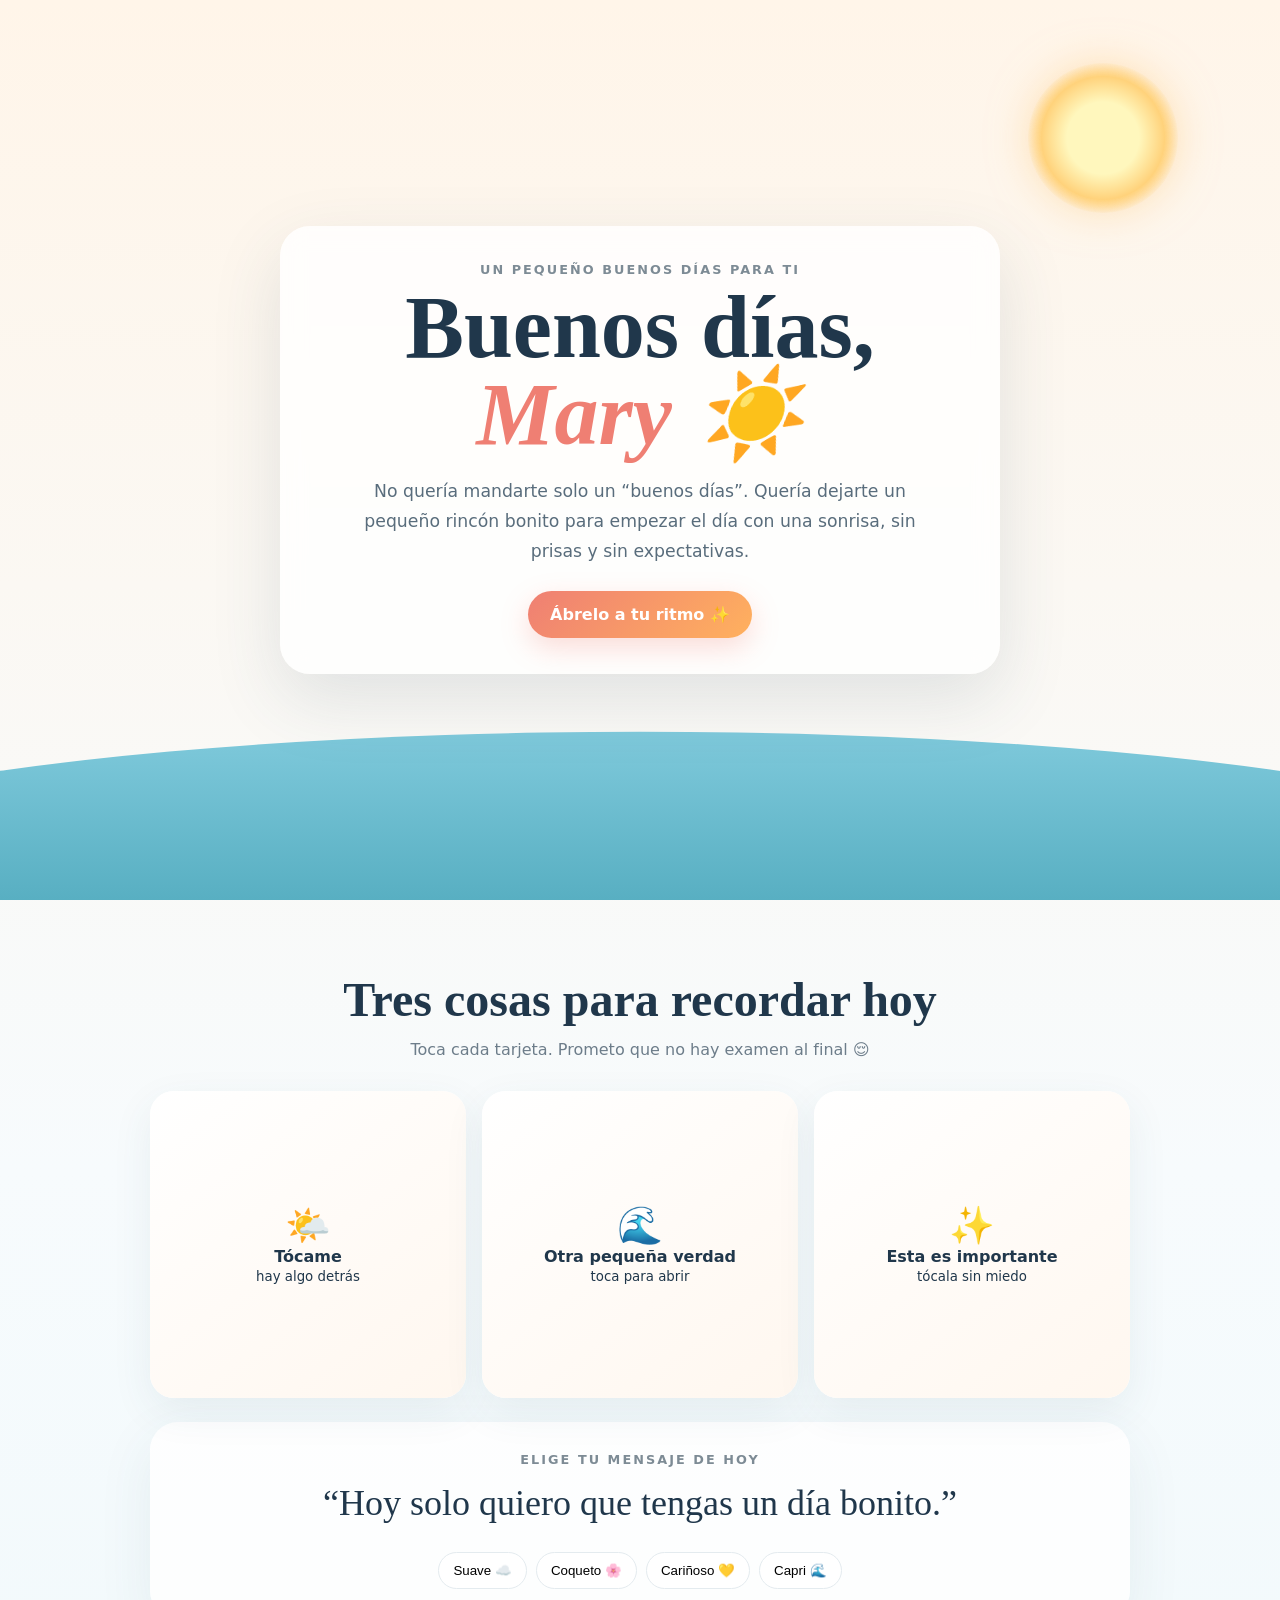
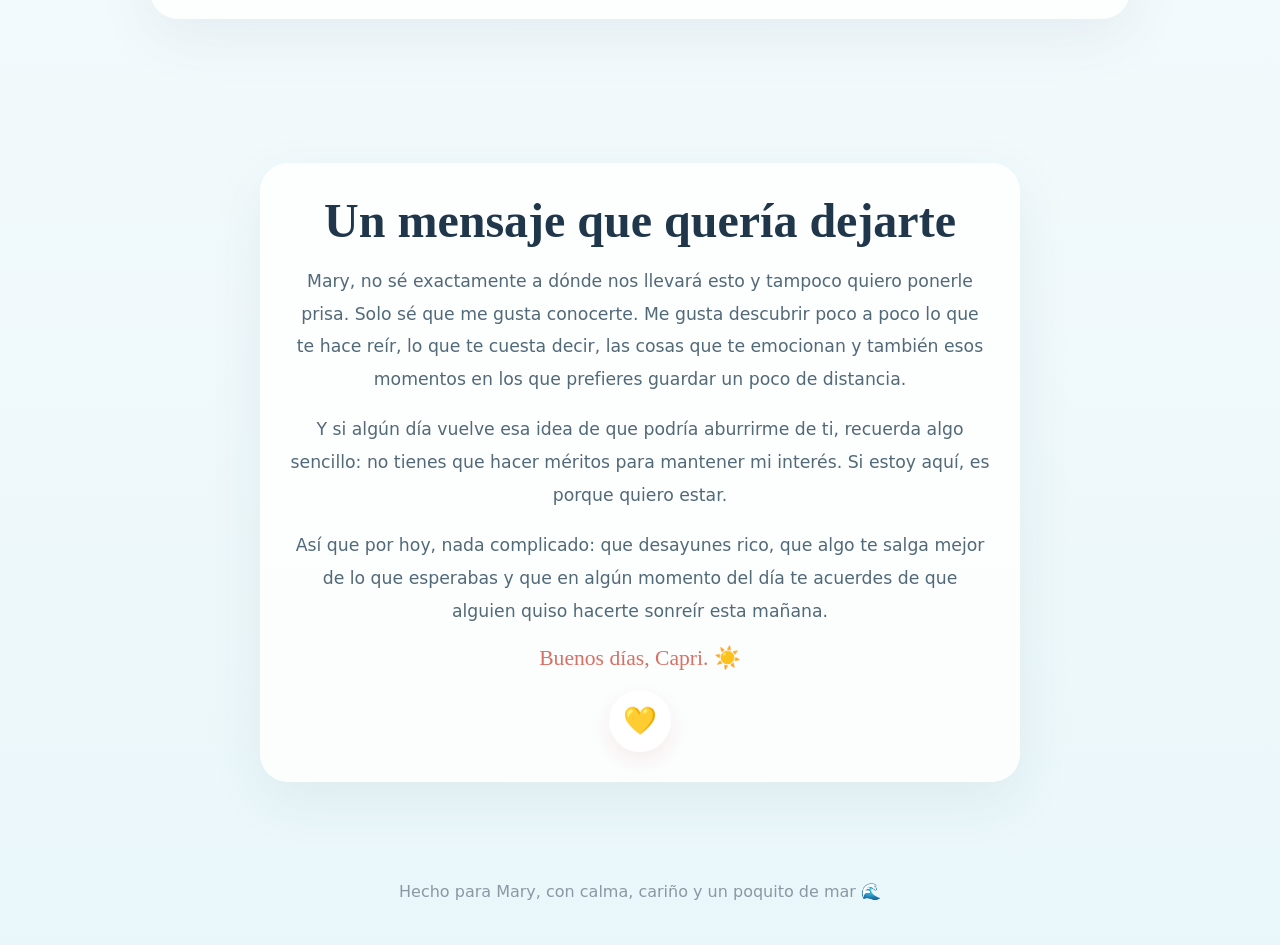
<file: site/mary-capri/index.html>
<!doctype html>
<html lang="es">
<head>
<meta charset="utf-8">
<meta name="viewport" content="width=device-width,initial-scale=1">
<title>Buenos días, Mary</title>
<style>
:root{--ink:#20374b;--muted:#6d7d8a;--coral:#ef7f73;--gold:#f5be62;--sea:#78c9df}
*{box-sizing:border-box}html{scroll-behavior:smooth}body{margin:0;font-family:system-ui,-apple-system,Segoe UI,sans-serif;color:var(--ink);background:linear-gradient(#fff5e9,#f7fbfd 46%,#eaf7fa);overflow-x:hidden}
.hero{min-height:100vh;display:grid;place-items:center;position:relative;padding:28px}
.sun{position:absolute;top:7vh;right:8vw;width:150px;height:150px;border-radius:50%;background:radial-gradient(circle,#fff7bd 0 34%,#ffd27b 58%,transparent 72%);filter:drop-shadow(0 0 22px #ffc46a88)}
.card{position:relative;z-index:2;width:min(720px,94vw);padding:36px 24px;border-radius:30px;background:#ffffffcc;backdrop-filter:blur(12px);box-shadow:0 25px 70px #31556a22;text-align:center}
.kicker{font-size:.8rem;letter-spacing:.16em;text-transform:uppercase;color:#7d8b95;font-weight:700}
h1{font:600 clamp(2.7rem,8vw,5.5rem)/.98 Georgia,serif;margin:.5rem 0;color:#20374b}.capri{color:var(--coral);font-style:italic}
.lead{max-width:590px;margin:18px auto 24px;color:#596d7c;line-height:1.75;font-size:1.08rem}
.btn{border:0;border-radius:999px;padding:14px 22px;font:700 1rem system-ui;color:white;background:linear-gradient(135deg,var(--coral),#ffb15e);box-shadow:0 10px 28px #ef7f7344;cursor:pointer}
.wave{position:absolute;left:0;right:0;bottom:0;height:34vh;background:linear-gradient(#9fdff0,#58afc2);clip-path:ellipse(78% 55% at 50% 100%)}
.wrap{width:min(980px,92vw);margin:auto}section{padding:72px 0}.title{text-align:center;font:600 clamp(2rem,5vw,3rem) Georgia,serif;margin:0 0 10px}.sub{text-align:center;color:var(--muted);margin:0 auto 28px;max-width:620px;line-height:1.65}
.grid{display:grid;grid-template-columns:repeat(3,1fr);gap:16px}.mini{position:relative;min-height:245px;padding:24px;border-radius:24px;background:#ffffffdc;box-shadow:0 14px 40px #31556a14;overflow:hidden}.mini h3{margin:.6rem 0}.mini p{color:#627685;line-height:1.65}.cover{position:absolute;inset:0;display:grid;place-items:center;text-align:center;padding:22px;background:linear-gradient(145deg,#fff,#fff7ef);transition:.4s;cursor:pointer}.cover.open{opacity:0;pointer-events:none;transform:scale(.96)}
.msgbox,.note{background:#ffffffdd;border-radius:28px;padding:30px;box-shadow:0 18px 55px #31556a14;text-align:center}.msgbox{margin-top:24px}.message{font:500 clamp(1.5rem,4vw,2.25rem)/1.45 Georgia,serif;max-width:760px;margin:10px auto 22px}.choices{display:flex;gap:9px;justify-content:center;flex-wrap:wrap}.choice{border:1px solid #e4ebef;background:white;border-radius:999px;padding:10px 14px;cursor:pointer}.note{max-width:760px;margin:auto}.note p{color:#526979;line-height:1.9;font-size:1.08rem}.sig{font:1.35rem Georgia,serif;color:#d96f64}.heartbtn{width:62px;height:62px;border:0;border-radius:50%;font-size:1.7rem;background:white;box-shadow:0 8px 25px #c96d6d22;cursor:pointer}.heart{position:fixed;pointer-events:none;z-index:30;animation:rise 1.7s ease-out forwards}@keyframes rise{to{opacity:0;transform:translateY(-150px) scale(1.4)}}footer{text-align:center;color:#8998a3;padding:28px 12px 44px}
@media(max-width:760px){.grid{grid-template-columns:1fr}.sun{width:120px;height:120px;right:-15px}.hero{padding:18px}.card{padding:30px 20px}}
</style>
</head>
<body>
<section class="hero">
<div class="sun"></div><div class="wave"></div>
<div class="card">
<div class="kicker">un pequeño buenos días para ti</div>
<h1>Buenos días,<br><span class="capri">Mary ☀️</span></h1>
<p class="lead">No quería mandarte solo un “buenos días”. Quería dejarte un pequeño rincón bonito para empezar el día con una sonrisa, sin prisas y sin expectativas.</p>
<button class="btn" onclick="document.querySelector('#mensajes').scrollIntoView()">Ábrelo a tu ritmo ✨</button>
</div>
</section>

<section id="mensajes"><div class="wrap">
<h2 class="title">Tres cosas para recordar hoy</h2>
<p class="sub">Toca cada tarjeta. Prometo que no hay examen al final 😌</p>
<div class="grid">
<div class="mini"><div style="font-size:2rem">🌤️</div><h3>Tu forma de ser</h3><p>Las personas interesantes no tienen que estar “encendidas” todo el tiempo. También me gusta descubrir tus silencios, tus pausas y tus días tranquilos.</p><div class="cover" onclick="this.classList.add('open')"><div><div style="font-size:2.3rem">🌤️</div><b>Tócame</b><br><small>hay algo detrás</small></div></div></div>
<div class="mini"><div style="font-size:2rem">🌊</div><h3>Sin presión</h3><p>No necesito que seas de una forma específica conmigo. Prefiero ir conociéndote como eres, poco a poco, y dejar que las cosas tengan su propio ritmo.</p><div class="cover" onclick="this.classList.add('open')"><div><div style="font-size:2.3rem">🌊</div><b>Otra pequeña verdad</b><br><small>toca para abrir</small></div></div></div>
<div class="mini"><div style="font-size:2rem">✨</div><h3>Y sobre aburrirme...</h3><p>No estoy aquí buscando entretenimiento constante. Si sigo teniendo ganas de conocerte es precisamente porque hay algo en ti que me da curiosidad y me gusta.</p><div class="cover" onclick="this.classList.add('open')"><div><div style="font-size:2.3rem">✨</div><b>Esta es importante</b><br><small>tócala sin miedo</small></div></div></div>
</div>
<div class="msgbox">
<div class="kicker">elige tu mensaje de hoy</div>
<p id="m" class="message">“Hoy solo quiero que tengas un día bonito.”</p>
<div class="choices">
<button class="choice" onclick="show(0)">Suave ☁️</button>
<button class="choice" onclick="show(1)">Coqueto 🌸</button>
<button class="choice" onclick="show(2)">Cariñoso 💛</button>
<button class="choice" onclick="show(3)">Capri 🌊</button>
</div>
</div>
</div></section>

<section><div class="wrap"><div class="note">
<h2 class="title">Un mensaje que quería dejarte</h2>
<p>Mary, no sé exactamente a dónde nos llevará esto y tampoco quiero ponerle prisa. Solo sé que me gusta conocerte. Me gusta descubrir poco a poco lo que te hace reír, lo que te cuesta decir, las cosas que te emocionan y también esos momentos en los que prefieres guardar un poco de distancia.</p>
<p>Y si algún día vuelve esa idea de que podría aburrirme de ti, recuerda algo sencillo: no tienes que hacer méritos para mantener mi interés. Si estoy aquí, es porque quiero estar.</p>
<p>Así que por hoy, nada complicado: que desayunes rico, que algo te salga mejor de lo que esperabas y que en algún momento del día te acuerdes de que alguien quiso hacerte sonreír esta mañana.</p>
<div class="sig">Buenos días, Capri. ☀️</div><br>
<button class="heartbtn" onclick="hearts(event)">💛</button>
</div></div></section>
<footer>Hecho para Mary, con calma, cariño y un poquito de mar 🌊</footer>
<script>
const msgs=[
"“Hoy solo quiero que tengas un día bonito.”",
"“Dato innecesariamente importante: hoy amaneciste oficialmente invitada a sonreír al menos una vez pensando en mí.”",
"“No tienes que demostrarme nada hoy. Solo sé tú, que con eso ya tengo suficiente curiosidad para seguir conociéndote.”",
"“Si pudiera mandarte un pedacito de Capri esta mañana, sería mar tranquilo, sol suave y cero prisa.”"
];
function show(i){const e=document.getElementById('m');e.style.opacity=0;setTimeout(()=>{e.textContent=msgs[i];e.style.opacity=1},160)}
function hearts(e){for(let i=0;i<7;i++){const h=document.createElement('div');h.className='heart';h.textContent=['💛','✨','🌸','☀️'][Math.floor(Math.random()*4)];h.style.left=(e.clientX+Math.random()*80-40)+'px';h.style.top=(e.clientY+Math.random()*20-10)+'px';document.body.appendChild(h);setTimeout(()=>h.remove(),1800)}}
</script>
</body>
</html>
</file>
